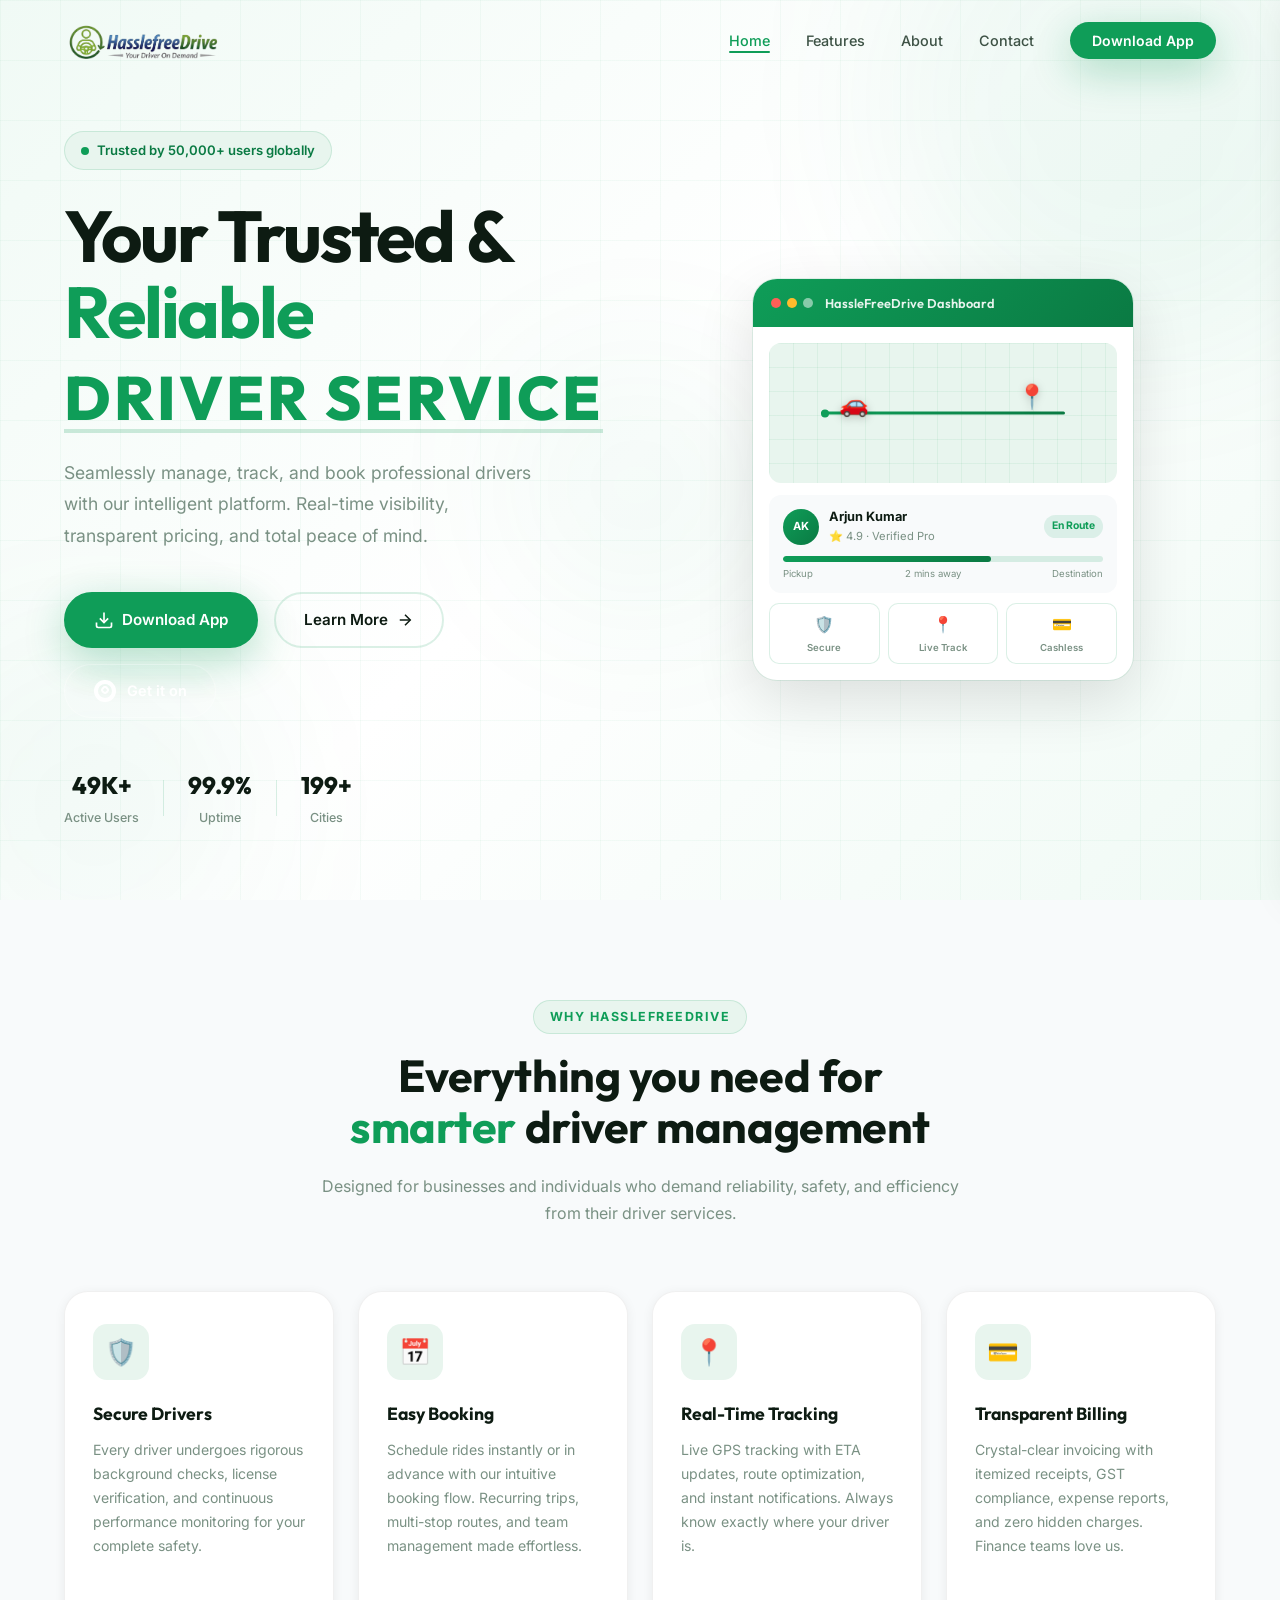
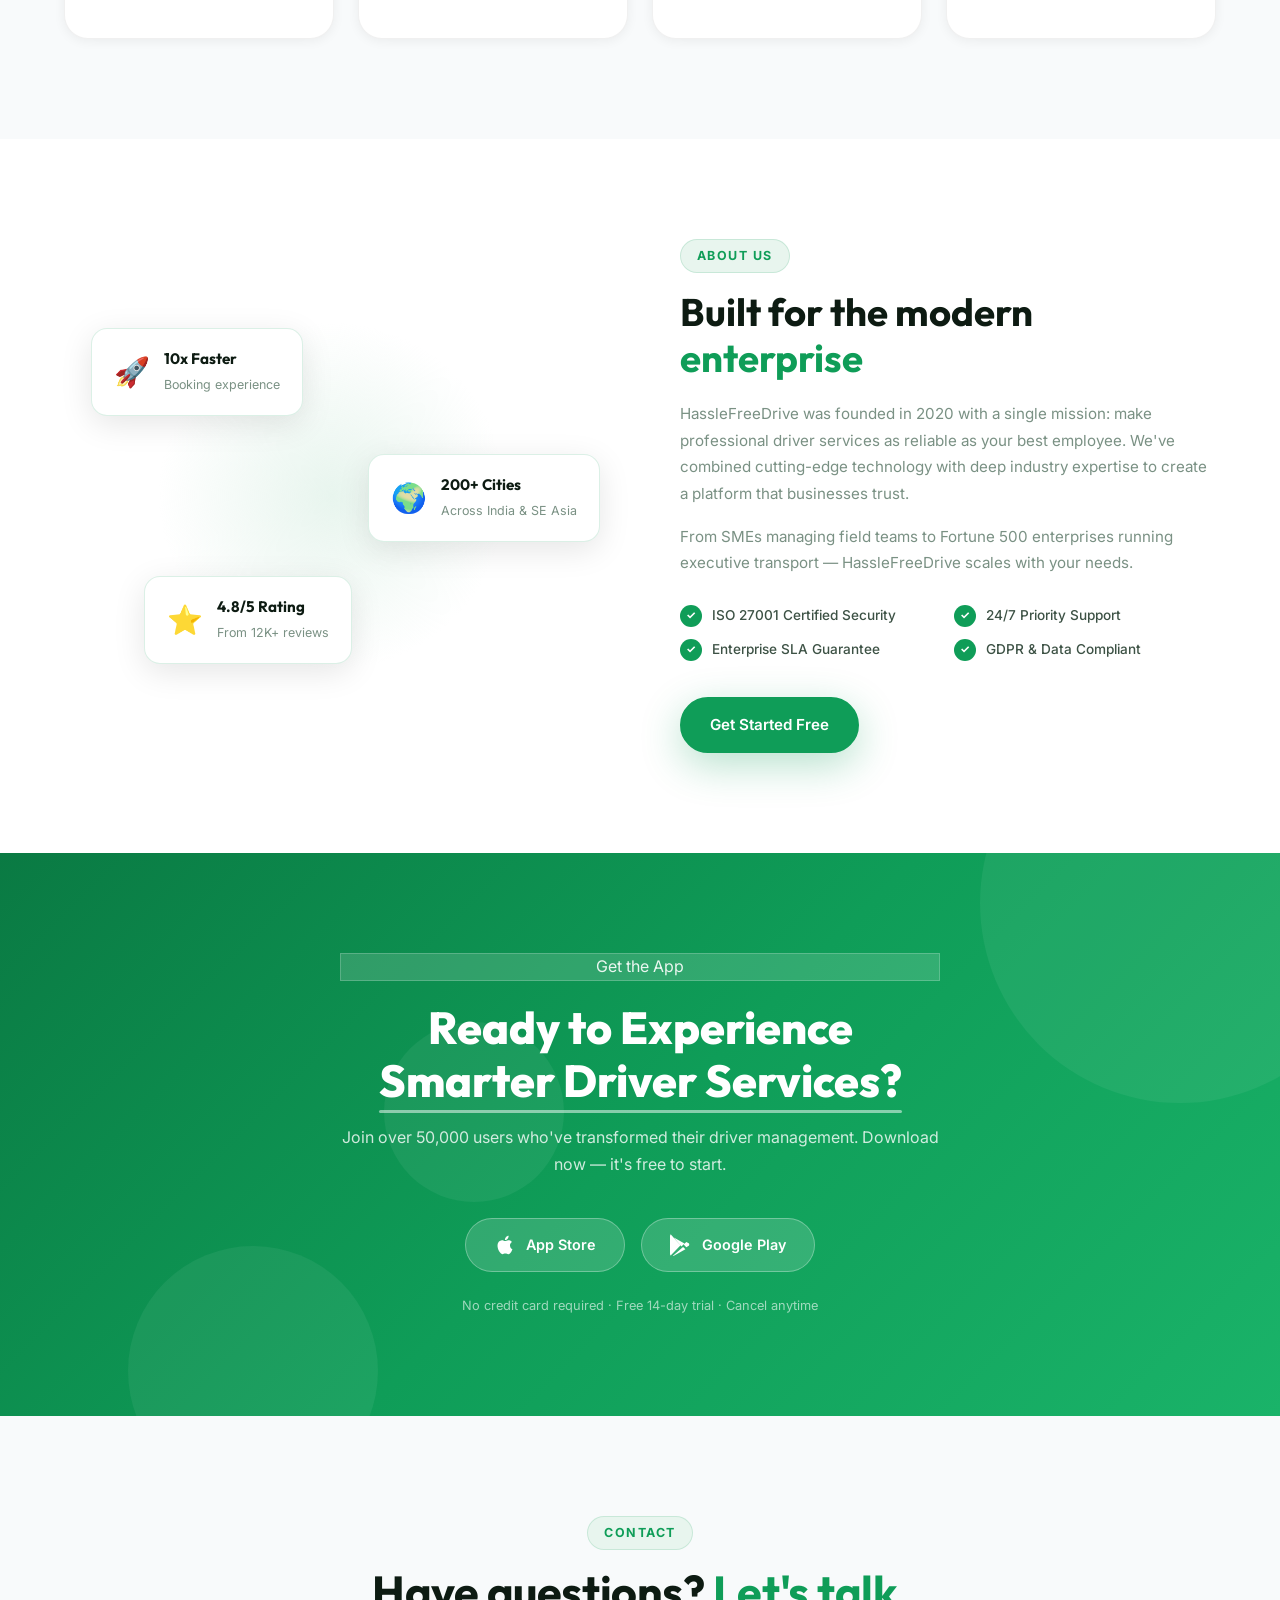
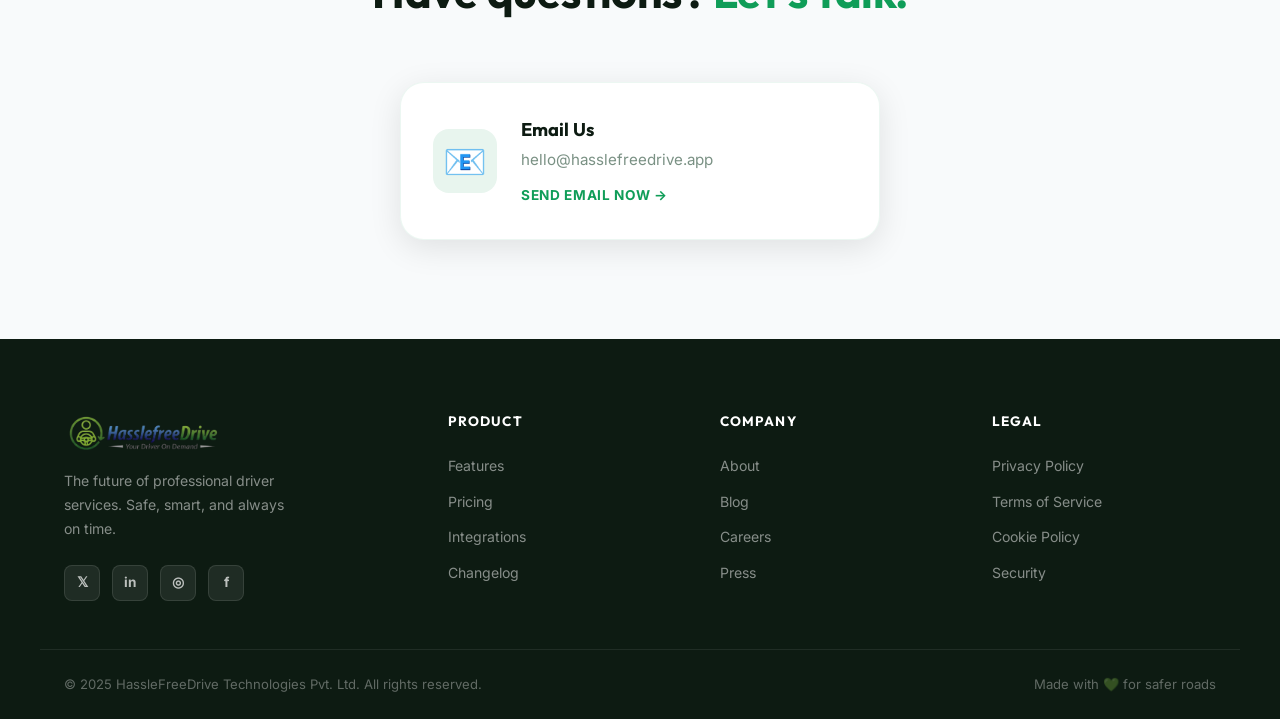
<file: index.html>
<!DOCTYPE html>
<html lang="en">

<head>
  <meta charset="UTF-8" />
  <meta name="viewport" content="width=device-width, initial-scale=1.0" />
  <title>HassleFreeDrive – Smart Driver Service Management</title>
  <link
    href="https://fonts.googleapis.com/css2?family=Outfit:wght@300;400;500;600;700&family=Inter:wght@300;400;500;600&family=Cormorant+Garamond:ital,wght@1,600;1,700&display=swap"
    rel="stylesheet">
  <link rel="stylesheet" href="styles.css" />
</head>

<body>

  <!-- ========== NAVBAR ========== -->
  <nav class="navbar" id="navbar">
    <div class="nav-container">
      <a href="#" class="logo">
        <img src="assests/Hasslelogo.png" alt="HassleFreeDrive logo">
      </a>
      <ul class="nav-links" id="navLinks">
        <li><a href="#home" class="nav-link">Home</a></li>
        <li><a href="#features" class="nav-link">Features</a></li>
        <li><a href="#about" class="nav-link">About</a></li>
        <li><a href="#contact" class="nav-link">Contact</a></li>
        <li><a href="#download" class="nav-cta">Download App</a></li>
      </ul>
      <button class="hamburger" id="hamburger" aria-label="Menu">
        <span></span><span></span><span></span>
      </button>
    </div>
  </nav>

  <!-- Mobile Drawer -->
  <div class="mobile-overlay" id="mobileOverlay"></div>
  <div class="mobile-nav" id="mobileNav">
    <button class="mobile-close" id="mobileClose">✕</button>
    <ul>
      <li><a href="#home" class="mob-link">Home</a></li>
      <li><a href="#features" class="mob-link">Features</a></li>
      <li><a href="#about" class="mob-link">About</a></li>
      <li><a href="#contact" class="mob-link">Contact</a></li>
      <li><a href="#download" class="mob-cta">Download App</a></li>
    </ul>
  </div>

  <!-- ========== HERO ========== -->
  <section class="hero" id="home">
    <!-- Background shapes -->
    <div class="hero-bg">
      <div class="bg-blob blob1"></div>
      <div class="bg-blob blob2"></div>
      <div class="bg-blob blob3"></div>
      <div class="grid-lines"></div>
    </div>

    <div class="hero-container">
      <div class="hero-left reveal-left">
        <div class="hero-badge">
          <span class="badge-dot"></span>
          Trusted by 50,000+ users globally
        </div>
        <h1 class="hero-headline">
          Your Trusted &<br>
          <span class="word-rotator" id="wordRotator">
            <span class="word active">Reliable</span>
            <span class="word">Secure</span>
            <span class="word">Verified</span>
            <span class="word">Professional</span>
            <span class="word">On-Time</span>
          </span><br>
          <span class="accent-font">Driver Service</span>
        </h1>
        <p class="hero-desc">
          Seamlessly manage, track, and book professional drivers with our intelligent platform. Real-time visibility,
          transparent pricing, and total peace of mind.
        </p>
        <div class="hero-ctas">
          <a href="#download" class="btn-primary">
            <svg width="20" height="20" viewBox="0 0 24 24" fill="none" stroke="currentColor" stroke-width="2">
              <path d="M21 15v4a2 2 0 0 1-2 2H5a2 2 0 0 1-2-2v-4" />
              <polyline points="7 10 12 15 17 10" />
              <line x1="12" y1="15" x2="12" y2="3" />
            </svg>
            Download App
          </a>
          <a href="#features" class="btn-outline">
            Learn More
            <svg width="18" height="18" viewBox="0 0 24 24" fill="none" stroke="currentColor" stroke-width="2">
              <line x1="5" y1="12" x2="19" y2="12" />
              <polyline points="12 5 19 12 12 19" />
            </svg>
          </a>
          <a href="#features" class="cta-store-btn">
            <svg width="24" height="24" viewBox="0 0 24 24" fill="none" stroke="currentColor" stroke-width="2">
              <path
                d="M12 2C6.48 2 2 6.48 2 12C2 17.52 6.48 22 12 22C17.52 22 22 17.52 22 12C22 6.48 17.52 2 12 2ZM12 20C7.58 20 4 16.42 4 12C4 7.58 7.58 4 12 4C16.42 4 20 7.58 20 12C20 16.42 16.42 20 12 20Z" />
              <path
                d="M12 14C11.17 14 10.5 13.43 10 12.86C9.5 12.29 9 11.62 9 11C9 10.38 9.5 9.71 10 9.14C10.5 8.57 11.17 8 12 8C12.83 8 13.5 8.57 14 9.14C14.5 9.71 15 10.38 15 11C15 11.62 14.5 12.29 14 12.86C13.5 13.43 12.83 14 12 14Z" />
            </svg>
            Get it on
          </a>
        </div>
        <div class="hero-stats">
          <div class="stat"><strong>50K+</strong><span>Active Users</span></div>
          <div class="stat-divider"></div>
          <div class="stat"><strong>99.9%</strong><span>Uptime</span></div>
          <div class="stat-divider"></div>
          <div class="stat"><strong>200+</strong><span>Cities</span></div>
        </div>
      </div>

      <div class="hero-right reveal-right">
        <div class="mockup-wrapper">
          <div class="glow-ring"></div>
          <div class="app-mockup float-anim">
            <div class="mockup-header">
              <div class="mockup-dots">
                <span></span><span></span><span></span>
              </div>
              <div class="mockup-title">HassleFreeDrive Dashboard</div>
            </div>
            <div class="mockup-body">
              <div class="mockup-map">
                <div class="map-bg"></div>
                <div class="map-route"></div>
                <div class="map-pin driver-pin">🚗</div>
                <div class="map-pin dest-pin pulse-pin">📍</div>
              </div>
              <div class="mockup-card">
                <div class="driver-info">
                  <div class="driver-avatar">AK</div>
                  <div>
                    <div class="driver-name">Arjun Kumar</div>
                    <div class="driver-rating">⭐ 4.9 · Verified Pro</div>
                  </div>
                  <div class="driver-status-badge">En Route</div>
                </div>
                <div class="trip-progress">
                  <div class="progress-bar">
                    <div class="progress-fill"></div>
                  </div>
                  <div class="progress-labels"><span>Pickup</span><span>2 mins away</span><span>Destination</span></div>
                </div>
              </div>
              <div class="mockup-stats-row">
                <div class="mini-stat">
                  <div class="mini-icon green-icon">🛡️</div>
                  <div class="mini-label">Secure</div>
                </div>
                <div class="mini-stat">
                  <div class="mini-icon green-icon">📍</div>
                  <div class="mini-label">Live Track</div>
                </div>
                <div class="mini-stat">
                  <div class="mini-icon green-icon">💳</div>
                  <div class="mini-label">Cashless</div>
                </div>
              </div>
            </div>
          </div>
        </div>
      </div>
    </div>
  </section>

  <!-- ========== FEATURES ========== -->
  <section class="features" id="features">
    <div class="section-container">
      <div class="section-header reveal-up">
        <div class="section-tag">Why HassleFreeDrive</div>
        <h2>Everything you need for <span class="text-green">smarter</span> driver management</h2>
        <p>Designed for businesses and individuals who demand reliability, safety, and efficiency from their driver
          services.</p>
      </div>

      <div class="features-grid">
        <div class="feature-card reveal-up" style="--delay:0.1s">
          <div class="card-icon-wrap">
            <div class="card-icon">🛡️</div>
          </div>
          <h3>Secure Drivers</h3>
          <p>Every driver undergoes rigorous background checks, license verification, and continuous performance
            monitoring for your complete safety.</p>
          <div class="card-arrow">→</div>
        </div>

        <div class="feature-card reveal-up" style="--delay:0.2s">
          <div class="card-icon-wrap">
            <div class="card-icon">📅</div>
          </div>
          <h3>Easy Booking</h3>
          <p>Schedule rides instantly or in advance with our intuitive booking flow. Recurring trips, multi-stop routes,
            and team management made effortless.</p>
          <div class="card-arrow">→</div>
        </div>

        <div class="feature-card reveal-up" style="--delay:0.3s">
          <div class="card-icon-wrap">
            <div class="card-icon">📍</div>
          </div>
          <h3>Real-Time Tracking</h3>
          <p>Live GPS tracking with ETA updates, route optimization, and instant notifications. Always know exactly
            where your driver is.</p>
          <div class="card-arrow">→</div>
        </div>

        <div class="feature-card reveal-up" style="--delay:0.4s">
          <div class="card-icon-wrap">
            <div class="card-icon">💳</div>
          </div>
          <h3>Transparent Billing</h3>
          <p>Crystal-clear invoicing with itemized receipts, GST compliance, expense reports, and zero hidden charges.
            Finance teams love us.</p>
          <div class="card-arrow">→</div>
        </div>
      </div>
    </div>
  </section>

  <!-- ========== ABOUT ========== -->
  <section class="about" id="about">
    <div class="section-container">
      <div class="about-grid">
        <div class="about-visual reveal-left">
          <div class="about-img-wrap">
            <div class="about-blob"></div>
            <div class="about-card-stack">
              <div class="abt-card ac1">
                <div class="abt-icon">🚀</div>
                <div class="abt-text">
                  <strong>10x Faster</strong>
                  <span>Booking experience</span>
                </div>
              </div>
              <div class="abt-card ac2">
                <div class="abt-icon">🌍</div>
                <div class="abt-text">
                  <strong>200+ Cities</strong>
                  <span>Across India & SE Asia</span>
                </div>
              </div>
              <div class="abt-card ac3">
                <div class="abt-icon">⭐</div>
                <div class="abt-text">
                  <strong>4.8/5 Rating</strong>
                  <span>From 12K+ reviews</span>
                </div>
              </div>
            </div>
          </div>
        </div>
        <div class="about-content reveal-right">
          <div class="section-tag">About Us</div>
          <h2>Built for the modern <span class="text-green">enterprise</span></h2>
          <p>HassleFreeDrive was founded in 2020 with a single mission: make professional driver services as reliable as
            your
            best employee. We've combined cutting-edge technology with deep industry expertise to create a platform that
            businesses trust.</p>
          <p>From SMEs managing field teams to Fortune 500 enterprises running executive transport — HassleFreeDrive
            scales
            with your needs.</p>
          <div class="about-pillars">
            <div class="pillar">
              <div class="pillar-icon">✓</div>
              <span>ISO 27001 Certified Security</span>
            </div>
            <div class="pillar">
              <div class="pillar-icon">✓</div>
              <span>24/7 Priority Support</span>
            </div>
            <div class="pillar">
              <div class="pillar-icon">✓</div>
              <span>Enterprise SLA Guarantee</span>
            </div>
            <div class="pillar">
              <div class="pillar-icon">✓</div>
              <span>GDPR & Data Compliant</span>
            </div>
          </div>
          <a href="#download" class="btn-primary">Get Started Free</a>
        </div>
      </div>
    </div>
  </section>

  <!-- ========== CTA ========== -->
  <section class="cta-section" id="download">
    <div class="cta-shapes">
      <div class="cta-shape s1"></div>
      <div class="cta-shape s2"></div>
      <div class="cta-shape s3"></div>
    </div>
    <div class="section-container">
      <div class="cta-content reveal-up">
        <div class="cta-tag">Get the App</div>
        <h2>Ready to Experience <span class="cta-highlight">Smarter Driver Services?</span></h2>
        <p>Join over 50,000 users who've transformed their driver management. Download now — it's free to start.</p>
        <div class="cta-buttons">
          <a href="#" class="cta-store-btn">
            <svg width="22" height="22" viewBox="0 0 24 24" fill="currentColor">
              <path
                d="M18.71 19.5c-.83 1.24-1.71 2.45-3.05 2.47-1.34.03-1.77-.79-3.29-.79-1.53 0-2 .77-3.27.82-1.31.05-2.3-1.32-3.14-2.53C4.25 17 2.94 12.45 4.7 9.39c.87-1.52 2.43-2.48 4.12-2.51 1.28-.02 2.5.87 3.29.87.78 0 2.26-1.07 3.8-.91.65.03 2.47.26 3.64 1.98-.09.06-2.17 1.28-2.15 3.81.03 3.02 2.65 4.03 2.68 4.04-.03.07-.42 1.44-1.38 2.83M13 3.5c.73-.83 1.94-1.46 2.94-1.5.13 1.17-.34 2.35-1.04 3.19-.69.85-1.83 1.51-2.95 1.42-.15-1.15.41-2.35 1.05-3.11z" />
            </svg>
            App Store
          </a>
          <a href="#" class="cta-store-btn">
            <svg width="22" height="22" viewBox="0 0 24 24" fill="currentColor">
              <path
                d="M3.18 23.76c.35.2.74.24 1.12.1l12.5-7.21-2.54-2.54-11.08 9.65zM20.44 10.2L17.76 8.7 14.92 11.5l2.88 2.88 2.66-1.5c.76-.47.76-2.2-.02-2.68zM.63.49C.24.84 0 1.46 0 2.3v19.38c0 .84.24 1.46.63 1.81l.1.1L11.26 12.5v-.26L.73.39l-.1.1zM12.5 13.73l3.28-3.28-11.6-6.7 8.32 10z" />
            </svg>
            Google Play
          </a>
        </div>
        <div class="cta-note">No credit card required · Free 14-day trial · Cancel anytime</div>
      </div>
    </div>
  </section>

  <!-- ========== CONTACT ========== -->
  <section class="contact-section" id="contact">
    <div class="section-container">
      <div class="section-header reveal-up">
        <div class="section-tag">Contact</div>
        <h2>Have questions? <span class="text-green">Let's talk.</span></h2>
      </div>
      <div class="contact-email-wrapper reveal-up" style="--delay:0.2s">
        <a href="mailto:hello@hasslefreedrive.app" class="contact-email-card">
          <div class="contact-icon-box">📧</div>
          <div class="contact-info">
            <h4>Email Us</h4>
            <p class="email-address">hello@hasslefreedrive.app</p>
            <span class="contact-cta-link">Send Email Now →</span>
          </div>
        </a>
      </div>
    </div>
  </section>

  <!-- ========== FOOTER ========== -->
  <footer class="footer">
    <div class="footer-container">
      <div class="footer-brand">
        <a href="#" class="logo logo-white">
          <img src="assests/Hasslelogo.png" alt="HassleFreeDrive logo">
        </a>
        <p>The future of professional driver services. Safe, smart, and always on time.</p>
        <div class="social-icons">
          <a href="#" class="social-icon" aria-label="Twitter">𝕏</a>
          <a href="#" class="social-icon" aria-label="LinkedIn">in</a>
          <a href="#" class="social-icon" aria-label="Instagram">◎</a>
          <a href="#" class="social-icon" aria-label="Facebook">f</a>
        </div>
      </div>
      <div class="footer-links">
        <div class="footer-col">
          <h5>Product</h5>
          <ul>
            <li><a href="#">Features</a></li>
            <li><a href="#">Pricing</a></li>
            <li><a href="#">Integrations</a></li>
            <li><a href="#">Changelog</a></li>
          </ul>
        </div>
        <div class="footer-col">
          <h5>Company</h5>
          <ul>
            <li><a href="#">About</a></li>
            <li><a href="#">Blog</a></li>
            <li><a href="#">Careers</a></li>
            <li><a href="#">Press</a></li>
          </ul>
        </div>
        <div class="footer-col">
          <h5>Legal</h5>
          <ul>
            <li><a href="privacy-policy.html">Privacy Policy</a></li>
            <li><a href="#">Terms of Service</a></li>
            <li><a href="#">Cookie Policy</a></li>
            <li><a href="#">Security</a></li>
          </ul>
        </div>
      </div>
    </div>
    <div class="footer-bottom">
      <p>© 2025 HassleFreeDrive Technologies Pvt. Ltd. All rights reserved.</p>
      <p>Made with 💚 for safer roads</p>
    </div>
  </footer>

  <script src="script.js"></script>
</body>

</html>
</file>
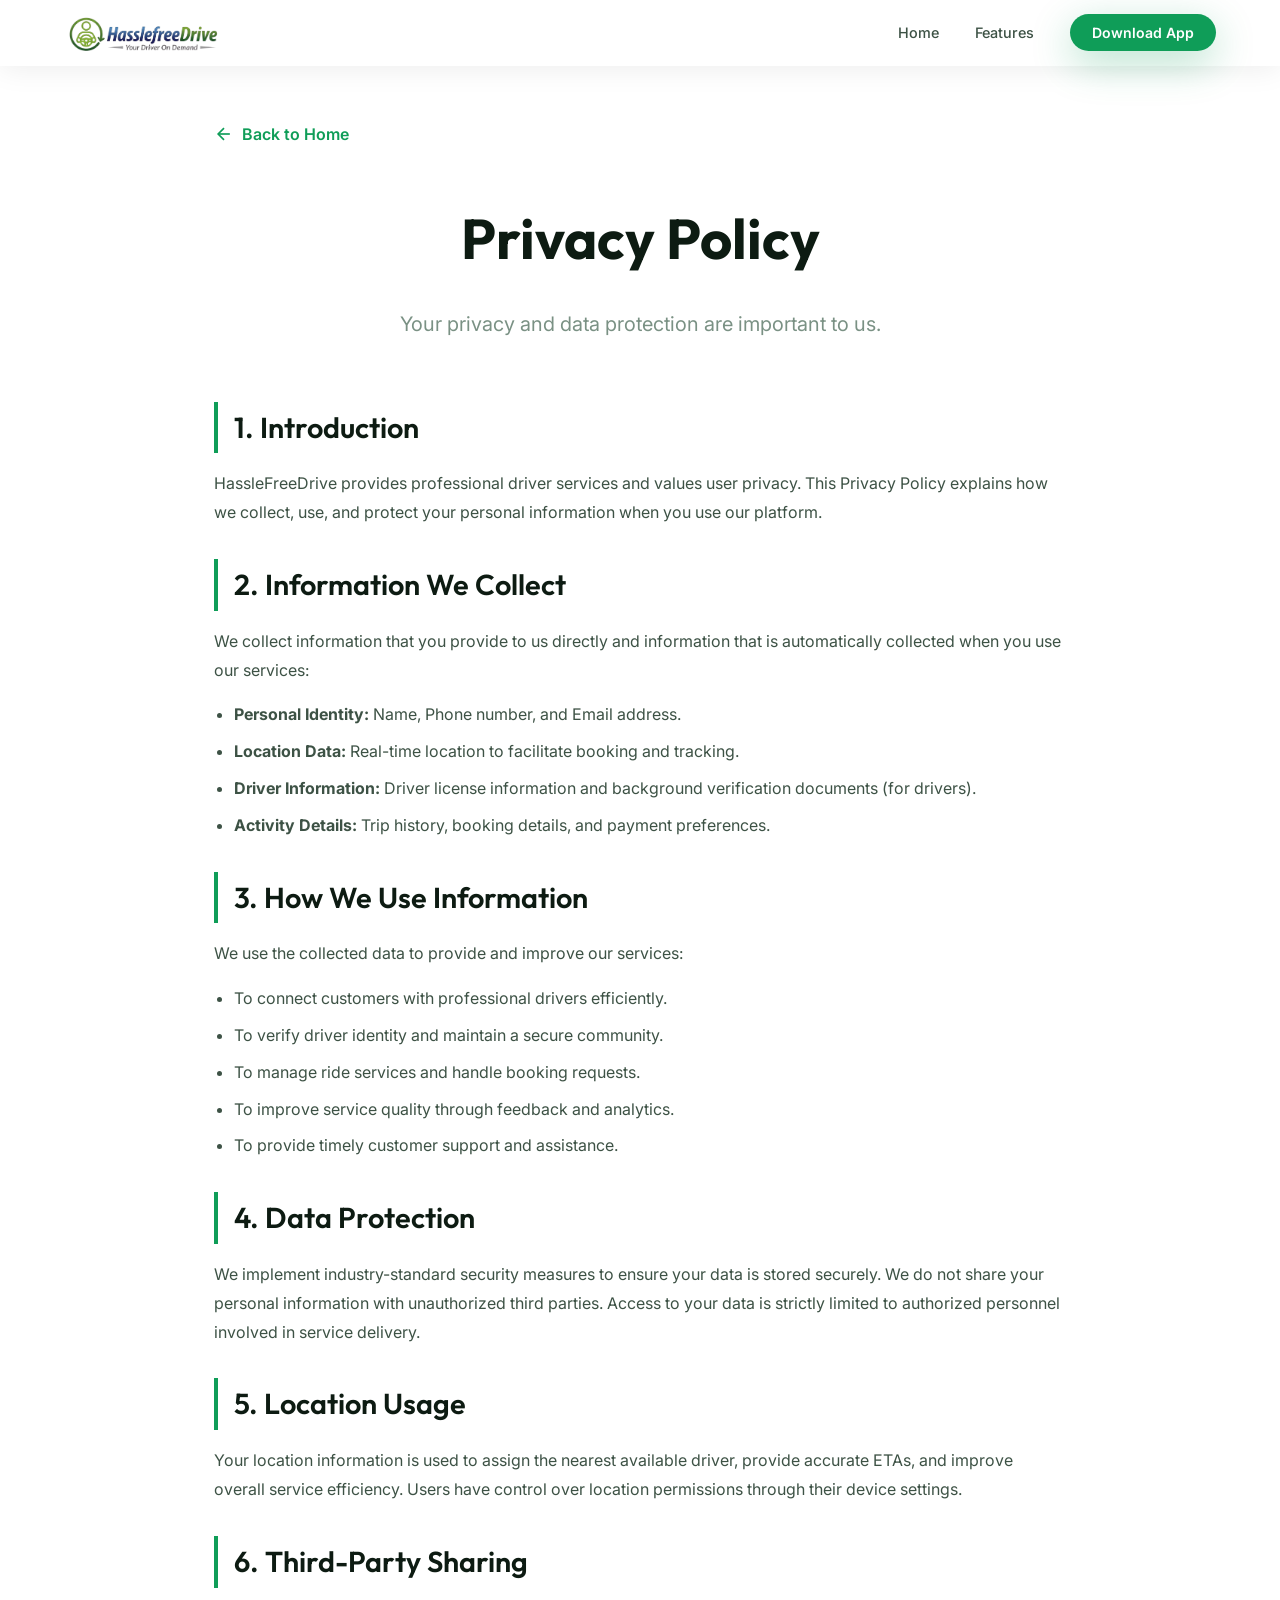
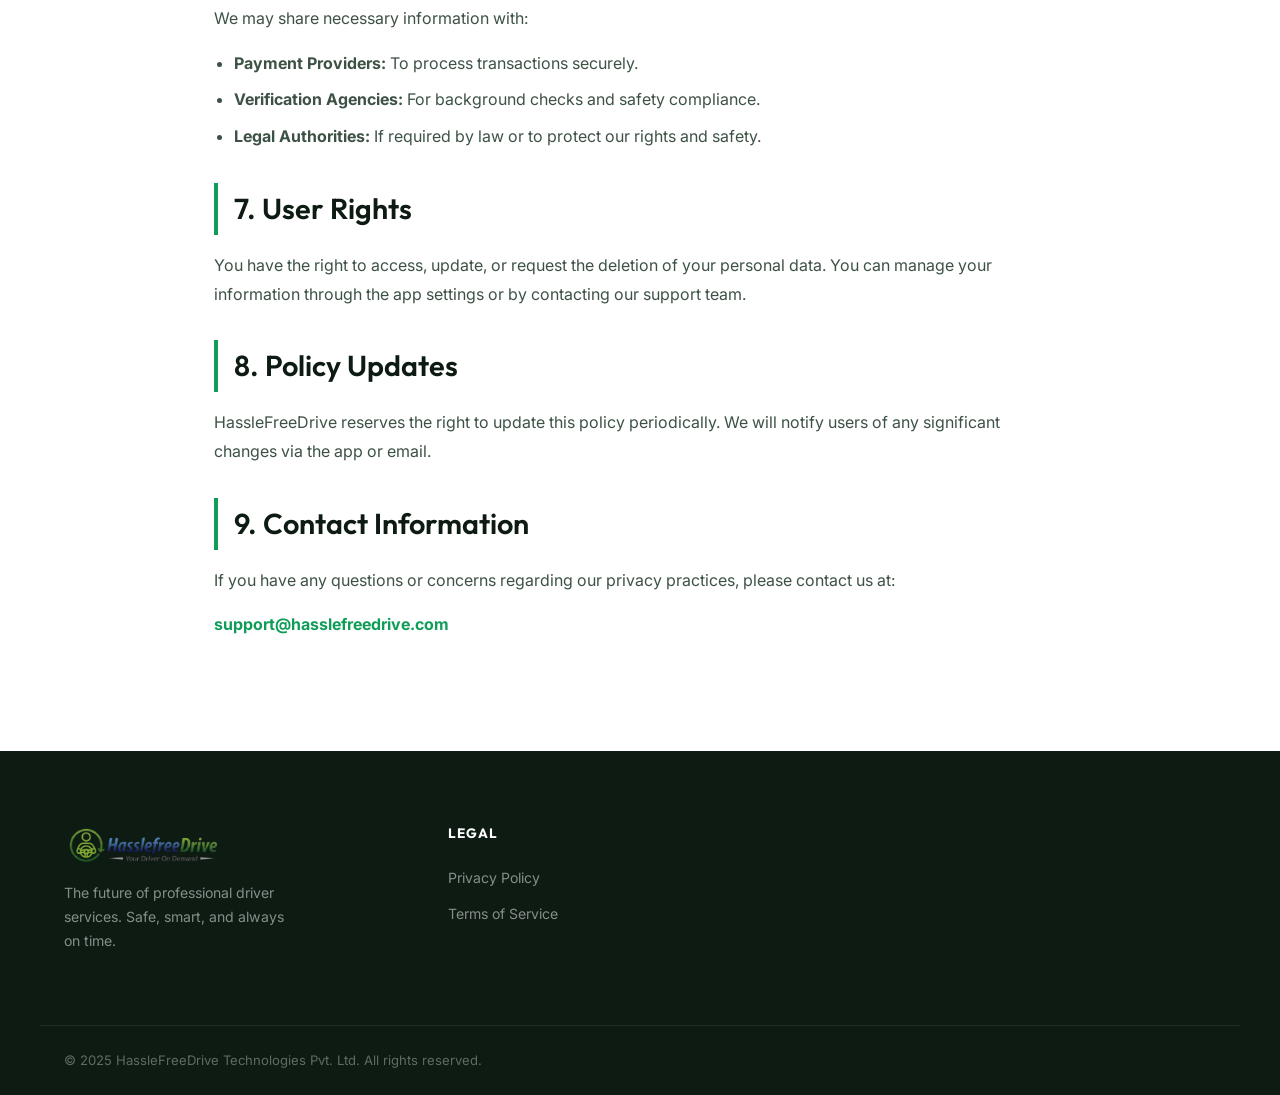
<file: privacy-policy.html>
<!DOCTYPE html>
<html lang="en">

<head>
    <meta charset="UTF-8" />
    <meta name="viewport" content="width=device-width, initial-scale=1.0" />
    <title>Privacy Policy | HassleFreeDrive</title>
    <link
        href="https://fonts.googleapis.com/css2?family=Outfit:wght@300;400;500;600;700&family=Inter:wght@300;400;500;600&display=swap"
        rel="stylesheet">
    <link rel="stylesheet" href="styles.css" />
    <style>
        .policy-page {
            padding: 120px 0 80px;
            background: var(--white);
            color: var(--text-dark);
            font-family: var(--font-body);
            line-height: 1.8;
        }

        .policy-container {
            max-width: 900px;
            margin: 0 auto;
            padding: 0 24px;
        }

        .policy-header {
            text-align: center;
            margin-bottom: 60px;
        }

        .policy-header h1 {
            font-family: var(--font-display);
            font-size: clamp(2.5rem, 5vw, 3.5rem);
            font-weight: 700;
            margin-bottom: 16px;
            color: var(--text-dark);
        }

        .policy-header p {
            font-size: 1.25rem;
            color: var(--text-light);
            max-width: 600px;
            margin: 0 auto;
        }

        .policy-content section {
            margin-bottom: 32px;
        }

        .policy-content h2 {
            font-family: var(--font-display);
            font-size: 1.8rem;
            font-weight: 600;
            margin-bottom: 16px;
            color: var(--text-dark);
            border-left: 4px solid var(--green);
            padding-left: 16px;
        }

        .policy-content p,
        .policy-content ul {
            margin-bottom: 16px;
            color: var(--text-mid);
        }

        .policy-content ul {
            padding-left: 20px;
            list-style: disc;
        }

        .policy-content li {
            margin-bottom: 8px;
        }

        .back-link {
            display: inline-flex;
            align-items: center;
            gap: 8px;
            color: var(--green);
            font-weight: 600;
            margin-bottom: 40px;
            transition: transform 0.3s ease;
        }

        .back-link:hover {
            transform: translateX(-5px);
        }

        @media (max-width: 768px) {
            .policy-page {
                padding: 100px 0 60px;
            }

            .policy-container {
                padding: 0 16px;
            }
        }
    </style>
</head>

<body>
    <!-- ========== NAVBAR ========== -->
    <nav class="navbar scrolled">
        <div class="nav-container">
            <a href="index.html" class="logo">
                <img src="assests/Hasslelogo.png" alt="HassleFreeDrive logo">
            </a>
            <ul class="nav-links">
                <li><a href="index.html#home" class="nav-link">Home</a></li>
                <li><a href="index.html#features" class="nav-link">Features</a></li>
                <li><a href="index.html#download" class="nav-cta">Download App</a></li>
            </ul>
        </div>
    </nav>

    <main class="policy-page">
        <div class="policy-container">
            <a href="index.html" class="back-link">
                <svg width="20" height="20" viewBox="0 0 24 24" fill="none" stroke="currentColor" stroke-width="2">
                    <line x1="19" y1="12" x2="5" y2="12"></line>
                    <polyline points="12 19 5 12 12 5"></polyline>
                </svg>
                Back to Home
            </a>

            <div class="policy-header">
                <h1>Privacy Policy</h1>
                <p>Your privacy and data protection are important to us.</p>
            </div>

            <article class="policy-content">
                <section>
                    <h2>1. Introduction</h2>
                    <p>HassleFreeDrive provides professional driver services and values user privacy. This Privacy
                        Policy explains how we collect, use, and protect your personal information when you use our
                        platform.</p>
                </section>

                <section>
                    <h2>2. Information We Collect</h2>
                    <p>We collect information that you provide to us directly and information that is automatically
                        collected when you use our services:</p>
                    <ul>
                        <li><strong>Personal Identity:</strong> Name, Phone number, and Email address.</li>
                        <li><strong>Location Data:</strong> Real-time location to facilitate booking and tracking.</li>
                        <li><strong>Driver Information:</strong> Driver license information and background verification
                            documents (for drivers).</li>
                        <li><strong>Activity Details:</strong> Trip history, booking details, and payment preferences.
                        </li>
                    </ul>
                </section>

                <section>
                    <h2>3. How We Use Information</h2>
                    <p>We use the collected data to provide and improve our services:</p>
                    <ul>
                        <li>To connect customers with professional drivers efficiently.</li>
                        <li>To verify driver identity and maintain a secure community.</li>
                        <li>To manage ride services and handle booking requests.</li>
                        <li>To improve service quality through feedback and analytics.</li>
                        <li>To provide timely customer support and assistance.</li>
                    </ul>
                </section>

                <section>
                    <h2>4. Data Protection</h2>
                    <p>We implement industry-standard security measures to ensure your data is stored securely. We do
                        not share your personal information with unauthorized third parties. Access to your data is
                        strictly limited to authorized personnel involved in service delivery.</p>
                </section>

                <section>
                    <h2>5. Location Usage</h2>
                    <p>Your location information is used to assign the nearest available driver, provide accurate ETAs,
                        and improve overall service efficiency. Users have control over location permissions through
                        their device settings.</p>
                </section>

                <section>
                    <h2>6. Third-Party Sharing</h2>
                    <p>We may share necessary information with:</p>
                    <ul>
                        <li><strong>Payment Providers:</strong> To process transactions securely.</li>
                        <li><strong>Verification Agencies:</strong> For background checks and safety compliance.</li>
                        <li><strong>Legal Authorities:</strong> If required by law or to protect our rights and safety.
                        </li>
                    </ul>
                </section>

                <section>
                    <h2>7. User Rights</h2>
                    <p>You have the right to access, update, or request the deletion of your personal data. You can
                        manage your information through the app settings or by contacting our support team.</p>
                </section>

                <section>
                    <h2>8. Policy Updates</h2>
                    <p>HassleFreeDrive reserves the right to update this policy periodically. We will notify users of
                        any significant changes via the app or email.</p>
                </section>

                <section>
                    <h2>9. Contact Information</h2>
                    <p>If you have any questions or concerns regarding our privacy practices, please contact us at:</p>
                    <p><strong><a href="mailto:support@hasslefreedrive.com"
                                class="text-green">support@hasslefreedrive.com</a></strong></p>
                </section>
            </article>
        </div>
    </main>

    <!-- ========== FOOTER ========== -->
    <footer class="footer">
        <div class="footer-container">
            <div class="footer-brand">
                <a href="index.html" class="logo logo-white">
                    <img src="assests/Hasslelogo.png" alt="HassleFreeDrive logo">
                </a>
                <p>The future of professional driver services. Safe, smart, and always on time.</p>
            </div>
            <div class="footer-links">
                <div class="footer-col">
                    <h5>Legal</h5>
                    <ul>
                        <li><a href="privacy-policy.html">Privacy Policy</a></li>
                        <li><a href="#">Terms of Service</a></li>
                    </ul>
                </div>
            </div>
        </div>
        <div class="footer-bottom">
            <p>© 2025 HassleFreeDrive Technologies Pvt. Ltd. All rights reserved.</p>
        </div>
    </footer>

</body>

</html>
</file>
<file: styles.css>
/* ========================================
   HassleFreeDrive – Landing Page Styles
   White + Green | Premium SaaS
   ======================================== */

/* ── Reset & Variables ── */
*,
*::before,
*::after {
  box-sizing: border-box;
  margin: 0;
  padding: 0;
}

:root {
  --green: #0F9D58;
  --green-light: #12B363;
  --green-dark: #0A7A43;
  --green-pale: #E8F5EE;
  --green-glow: rgba(15, 157, 88, 0.15);
  --white: #FFFFFF;
  --off-white: #F8FAFB;
  --text-dark: #0D1B12;
  --text-mid: #3D5245;
  --text-light: #7A9184;
  --border: rgba(15, 157, 88, 0.15);
  --shadow-sm: 0 2px 12px rgba(0, 0, 0, 0.06);
  --shadow-md: 0 8px 32px rgba(0, 0, 0, 0.10);
  --shadow-lg: 0 20px 60px rgba(0, 0, 0, 0.12);
  --shadow-green: 0 12px 40px rgba(15, 157, 88, 0.3);
  --font-display: 'Outfit', sans-serif;
  --font-body: 'Inter', sans-serif;
  --font-accent: 'Cormorant Garamond', serif;
  --r: 16px;
  --r-lg: 24px;
}

html {
  scroll-behavior: smooth;
  font-size: 16px;
  overflow-x: hidden;
  width: 100%;
}

body {
  font-family: var(--font-body);
  background: var(--white);
  color: var(--text-dark);
  overflow-x: hidden;
  width: 100%;
  position: relative;
  line-height: 1.6;
}

a {
  text-decoration: none;
  color: inherit;
}

ul {
  list-style: none;
}

img {
  max-width: 100%;
  display: block;
}

/* ── Utility ── */
.text-green {
  color: var(--green);
}

.section-container {
  max-width: 1200px;
  margin: 0 auto;
  padding: 0 24px;
}

.section-header {
  text-align: center;
  max-width: 640px;
  margin: 0 auto 64px;
}

.section-tag {
  display: inline-block;
  background: var(--green-pale);
  color: var(--green);
  font-size: 0.78rem;
  font-weight: 700;
  letter-spacing: 0.12em;
  text-transform: uppercase;
  padding: 6px 16px;
  border-radius: 50px;
  margin-bottom: 16px;
  border: 1px solid var(--border);
}

.section-header h2 {
  font-family: var(--font-display);
  font-size: clamp(2rem, 4vw, 2.8rem);
  font-weight: 700;
  line-height: 1.15;
  color: var(--text-dark);
  margin-bottom: 20px;
  letter-spacing: -0.01em;
}

.section-header p {
  color: var(--text-light);
  font-size: 1rem;
  line-height: 1.7;
}

/* ── Buttons ── */
.btn-primary {
  display: inline-flex;
  align-items: center;
  gap: 8px;
  background: var(--green);
  color: var(--white);
  font-family: var(--font-body);
  font-size: 0.95rem;
  font-weight: 600;
  padding: 14px 28px;
  border-radius: 50px;
  border: 2px solid var(--green);
  cursor: pointer;
  transition: all 0.3s ease;
  box-shadow: var(--shadow-green);
  white-space: nowrap;
}

.btn-primary:hover {
  transform: translateY(-3px);
  box-shadow: 0 16px 48px rgba(15, 157, 88, 0.45);
  background: var(--green-light);
}

.btn-outline {
  display: inline-flex;
  align-items: center;
  gap: 8px;
  background: transparent;
  color: var(--text-dark);
  font-family: var(--font-body);
  font-size: 0.95rem;
  font-weight: 600;
  padding: 14px 28px;
  border-radius: 50px;
  border: 2px solid var(--border);
  cursor: pointer;
  transition: all 0.3s ease;
  white-space: nowrap;
}

.btn-outline:hover {
  border-color: var(--green);
  color: var(--green);
  transform: translateY(-3px);
  background: var(--green-pale);
}

/* ========================================
   NAVBAR
   ======================================== */
.navbar {
  position: fixed;
  top: 0;
  left: 0;
  right: 0;
  z-index: 1000;
  padding: 20px 0;
  transition: all 0.4s ease;
}

.navbar.scrolled {
  background: rgba(255, 255, 255, 0.95);
  backdrop-filter: blur(20px);
  -webkit-backdrop-filter: blur(20px);
  padding: 12px 0;
  box-shadow: 0 2px 30px rgba(0, 0, 0, 0.08);
}

.nav-container {
  max-width: 1200px;
  margin: 0 auto;
  padding: 0 24px;
  display: flex;
  align-items: center;
  justify-content: space-between;
}

.logo {
  font-family: var(--font-display);
  font-size: 1.4rem;
  font-weight: 800;
  color: var(--text-dark);
  display: flex;
  align-items: center;
  gap: 6px;
}

.logo img {
  height: 42px;
  width: auto;
  display: block;
}

.logo span {
  color: var(--green);
}

.logo-icon {
  font-size: 1.6rem;
  color: var(--green);
}

.logo.logo-white {
  color: var(--white);
}

.logo.logo-white span {
  color: rgba(255, 255, 255, 0.8);
}

.nav-links {
  display: flex;
  align-items: center;
  gap: 36px;
}

.nav-link {
  font-size: 0.9rem;
  font-weight: 500;
  color: var(--text-mid);
  position: relative;
  padding: 4px 0;
  transition: color 0.3s;
}

.nav-link::after {
  content: '';
  position: absolute;
  bottom: 0;
  left: 0;
  width: 0;
  height: 2px;
  background: var(--green);
  border-radius: 2px;
  transition: width 0.3s ease;
}

.nav-link:hover {
  color: var(--green);
}

.nav-link:hover::after {
  width: 100%;
}

.nav-cta {
  background: var(--green);
  color: var(--white);
  font-size: 0.88rem;
  font-weight: 600;
  padding: 10px 22px;
  border-radius: 50px;
  transition: all 0.3s ease;
  box-shadow: var(--shadow-green);
}

.nav-cta:hover {
  transform: translateY(-2px);
  box-shadow: 0 12px 32px rgba(15, 157, 88, 0.4);
  background: var(--green-light);
}

.hamburger {
  display: none;
  flex-direction: column;
  gap: 5px;
  background: none;
  border: none;
  cursor: pointer;
  padding: 4px;
}

.hamburger span {
  display: block;
  width: 24px;
  height: 2px;
  background: var(--text-dark);
  border-radius: 2px;
  transition: all 0.3s ease;
}

/* Mobile Nav */
.mobile-overlay {
  display: none;
  position: fixed;
  inset: 0;
  background: rgba(0, 0, 0, 0.4);
  z-index: 1001;
  backdrop-filter: blur(4px);
}

.mobile-overlay.active {
  display: block;
}

.mobile-nav {
  position: fixed;
  top: 0;
  right: -300px;
  width: 280px;
  height: 100vh;
  background: var(--white);
  z-index: 1002;
  padding: 32px 24px;
  transition: right 0.4s cubic-bezier(0.4, 0, 0.2, 1);
  box-shadow: -8px 0 40px rgba(0, 0, 0, 0.1);
}

.mobile-nav.active {
  right: 0;
}

.mobile-close {
  background: none;
  border: none;
  font-size: 1.2rem;
  cursor: pointer;
  color: var(--text-mid);
  margin-bottom: 40px;
  display: block;
  transition: color 0.2s;
}

.mobile-close:hover {
  color: var(--green);
}

.mobile-nav ul {
  display: flex;
  flex-direction: column;
  gap: 8px;
}

.mob-link {
  display: block;
  font-size: 1rem;
  font-weight: 500;
  color: var(--text-mid);
  padding: 12px 16px;
  border-radius: 10px;
  transition: all 0.2s;
}

.mob-link:hover {
  background: var(--green-pale);
  color: var(--green);
}

.mob-cta {
  display: block;
  background: var(--green);
  color: var(--white);
  font-size: 0.95rem;
  font-weight: 600;
  padding: 14px 16px;
  border-radius: 50px;
  text-align: center;
  margin-top: 16px;
  transition: all 0.3s;
  box-shadow: var(--shadow-green);
}

.mob-cta:hover {
  transform: translateY(-2px);
}

/* ========================================
   HERO
   ======================================== */
.hero {
  min-height: 100vh;
  min-height: 100dvh;
  display: flex;
  flex-direction: column;
  justify-content: center;
  position: relative;
  overflow: hidden;
  background: linear-gradient(135deg, #F0FAF5 0%, #FFFFFF 50%, #F0FAF5 100%);
  padding: 120px 0 60px;
}

.hero-bg {
  position: absolute;
  inset: 0;
  pointer-events: none;
  overflow: hidden;
}

.bg-blob {
  position: absolute;
  border-radius: 50%;
  filter: blur(80px);
  opacity: 0.5;
  animation: blobFloat 8s ease-in-out infinite;
}

.blob1 {
  width: 500px;
  height: 500px;
  background: rgba(15, 157, 88, 0.12);
  top: -150px;
  right: -100px;
  animation-delay: 0s;
}

.blob2 {
  width: 350px;
  height: 350px;
  background: rgba(15, 157, 88, 0.08);
  bottom: -80px;
  left: -80px;
  animation-delay: -3s;
}

.blob3 {
  width: 250px;
  height: 250px;
  background: rgba(15, 157, 88, 0.1);
  top: 40%;
  left: 40%;
  animation-delay: -5s;
}

@keyframes blobFloat {

  0%,
  100% {
    transform: translate(0, 0) scale(1);
  }

  33% {
    transform: translate(20px, -20px) scale(1.05);
  }

  66% {
    transform: translate(-10px, 15px) scale(0.95);
  }
}

.grid-lines {
  position: absolute;
  inset: 0;
  background-image:
    linear-gradient(rgba(15, 157, 88, 0.04) 1px, transparent 1px),
    linear-gradient(90deg, rgba(15, 157, 88, 0.04) 1px, transparent 1px);
  background-size: 60px 60px;
}

.hero-container {
  max-width: 1200px;
  margin: 0 auto;
  padding: 0 24px;
  display: grid;
  grid-template-columns: 1fr 1fr;
  gap: 60px;
  align-items: center;
  position: relative;
  z-index: 2;
}

/* Hero Left */
.hero-badge {
  display: inline-flex;
  align-items: center;
  gap: 8px;
  background: var(--green-pale);
  border: 1px solid var(--border);
  color: var(--green-dark);
  font-size: 0.82rem;
  font-weight: 600;
  padding: 8px 16px;
  border-radius: 50px;
  margin-bottom: 28px;
}

.badge-dot {
  width: 8px;
  height: 8px;
  background: var(--green);
  border-radius: 50%;
  animation: pulse 2s ease infinite;
}

@keyframes pulse {

  0%,
  100% {
    opacity: 1;
    transform: scale(1);
  }

  50% {
    opacity: 0.6;
    transform: scale(1.3);
  }
}

.hero-headline {
  font-family: var(--font-display);
  font-size: clamp(2.8rem, 6vw, 4.5rem);
  font-weight: 700;
  line-height: 1.05;
  color: var(--text-dark);
  margin-bottom: 24px;
  letter-spacing: -0.03em;
}

.accent-font {
  font-family: var(--font-display);
  font-weight: 800;
  color: var(--green);
  text-transform: uppercase;
  letter-spacing: 0.05em;
  font-size: 0.85em;
  display: inline-block;
  margin-top: 8px;
  position: relative;
  padding-bottom: 2px;
}

.accent-font::after {
  content: '';
  position: absolute;
  bottom: 0;
  left: 0;
  width: 100%;
  height: 4px;
  background: var(--green);
  opacity: 0.2;
}

/* Word Rotator */
.word-rotator {
  display: inline-block;
  position: relative;
  height: 1.15em;
  overflow: hidden;
  vertical-align: bottom;
}

.word-rotator .word {
  display: block;
  color: var(--green);
  position: absolute;
  top: 0;
  left: 0;
  white-space: nowrap;
  opacity: 0;
  transform: translateY(40px);
  transition: opacity 0.5s ease, transform 0.5s ease;
}

.word-rotator .word.active {
  opacity: 1;
  transform: translateY(0);
  position: relative;
}

.word-rotator .word.exit {
  opacity: 0;
  transform: translateY(-40px);
  position: absolute;
}

.hero-desc {
  font-size: 1.1rem;
  color: var(--text-light);
  line-height: 1.8;
  max-width: 480px;
  margin-bottom: 40px;
  font-weight: 400;
}

.hero-ctas {
  display: flex;
  gap: 16px;
  flex-wrap: wrap;
  margin-bottom: 48px;
}

.hero-stats {
  display: flex;
  align-items: center;
  gap: 24px;
}

.stat {
  text-align: center;
}

.stat strong {
  display: block;
  font-family: var(--font-display);
  font-size: 1.5rem;
  font-weight: 800;
  color: var(--text-dark);
}

.stat span {
  font-size: 0.78rem;
  color: var(--text-light);
  font-weight: 500;
}

.stat-divider {
  width: 1px;
  height: 36px;
  background: var(--border);
}

/* Hero Right / Mockup */
.hero-right {
  display: flex;
  justify-content: center;
}

.mockup-wrapper {
  position: relative;
  width: 380px;
}

.glow-ring {
  position: absolute;
  top: 50%;
  left: 50%;
  transform: translate(-50%, -50%);
  width: 420px;
  height: 420px;
  border-radius: 50%;
  background: radial-gradient(circle, rgba(15, 157, 88, 0.12) 0%, transparent 70%);
  animation: glowPulse 4s ease-in-out infinite;
  pointer-events: none;
}

@keyframes glowPulse {

  0%,
  100% {
    transform: translate(-50%, -50%) scale(1);
    opacity: 1;
  }

  50% {
    transform: translate(-50%, -50%) scale(1.1);
    opacity: 0.7;
  }
}

.app-mockup {
  background: var(--white);
  border-radius: 24px;
  box-shadow: var(--shadow-lg), 0 0 0 1px rgba(15, 157, 88, 0.1);
  overflow: hidden;
  position: relative;
  z-index: 2;
}

.float-anim {
  animation: float 6s ease-in-out infinite;
}

.float-anim-2 {
  animation: float 7s ease-in-out infinite 1s;
}

.float-anim-3 {
  animation: float 5s ease-in-out infinite 2s;
}

@keyframes float {

  0%,
  100% {
    transform: translateY(0px);
  }

  50% {
    transform: translateY(-12px);
  }
}

.mockup-header {
  background: linear-gradient(135deg, var(--green) 0%, var(--green-dark) 100%);
  padding: 14px 18px;
  display: flex;
  align-items: center;
  gap: 12px;
}

.mockup-dots {
  display: flex;
  gap: 6px;
}

.mockup-dots span {
  width: 10px;
  height: 10px;
  border-radius: 50%;
  background: rgba(255, 255, 255, 0.4);
}

.mockup-dots span:first-child {
  background: #ff5f57;
}

.mockup-dots span:nth-child(2) {
  background: #ffbb2c;
}

.mockup-dots span:last-child {
  background: rgba(255, 255, 255, 0.5);
}

.mockup-title {
  color: rgba(255, 255, 255, 0.9);
  font-size: 0.8rem;
  font-weight: 600;
  font-family: var(--font-display);
}

.mockup-body {
  padding: 16px;
}

.mockup-map {
  position: relative;
  height: 140px;
  background: #E8F5EE;
  border-radius: 12px;
  overflow: hidden;
  margin-bottom: 12px;
}

.map-bg {
  position: absolute;
  inset: 0;
  background-image:
    linear-gradient(rgba(15, 157, 88, 0.07) 1px, transparent 1px),
    linear-gradient(90deg, rgba(15, 157, 88, 0.07) 1px, transparent 1px);
  background-size: 24px 24px;
}

.map-route {
  position: absolute;
  top: 50%;
  left: 15%;
  width: 70%;
  height: 3px;
  background: linear-gradient(90deg, var(--green), var(--green-dark));
  border-radius: 3px;
  transform: translateY(-50%);
}

.map-route::before {
  content: '';
  position: absolute;
  top: 50%;
  left: 0;
  transform: translateY(-50%);
  width: 8px;
  height: 8px;
  background: var(--green);
  border-radius: 50%;
}

.map-pin {
  position: absolute;
  font-size: 1.5rem;
  filter: drop-shadow(0 2px 4px rgba(0, 0, 0, 0.2));
}

.driver-pin {
  top: 30%;
  left: 20%;
  animation: driverMove 4s ease-in-out infinite;
}

.dest-pin {
  top: 25%;
  right: 20%;
}

@keyframes driverMove {

  0%,
  100% {
    transform: translateX(0);
  }

  50% {
    transform: translateX(20px);
  }
}

.pulse-pin {
  animation: pinPulse 2s ease-in-out infinite;
}

@keyframes pinPulse {

  0%,
  100% {
    transform: scale(1);
  }

  50% {
    transform: scale(1.2);
  }
}

.mockup-card {
  background: var(--off-white);
  border-radius: 12px;
  padding: 12px 14px;
  margin-bottom: 10px;
}

.driver-info {
  display: flex;
  align-items: center;
  gap: 10px;
  margin-bottom: 10px;
}

.driver-avatar {
  width: 36px;
  height: 36px;
  background: linear-gradient(135deg, var(--green), var(--green-dark));
  border-radius: 50%;
  display: flex;
  align-items: center;
  justify-content: center;
  color: white;
  font-size: 0.7rem;
  font-weight: 700;
  flex-shrink: 0;
}

.driver-name {
  font-size: 0.8rem;
  font-weight: 700;
  color: var(--text-dark);
}

.driver-rating {
  font-size: 0.7rem;
  color: var(--text-light);
}

.driver-status-badge {
  margin-left: auto;
  background: rgba(15, 157, 88, 0.12);
  color: var(--green);
  font-size: 0.65rem;
  font-weight: 700;
  padding: 3px 8px;
  border-radius: 50px;
  white-space: nowrap;
}

/* .trip-progress {} */
.progress-bar {
  background: rgba(15, 157, 88, 0.15);
  border-radius: 4px;
  height: 6px;
  margin-bottom: 4px;
  overflow: hidden;
}

.progress-fill {
  height: 100%;
  background: linear-gradient(90deg, var(--green), var(--green-dark));
  border-radius: 4px;
  width: 65%;
  animation: progressAnim 3s ease-in-out infinite alternate;
}

@keyframes progressAnim {
  from {
    width: 55%;
  }

  to {
    width: 75%;
  }
}

.progress-labels {
  display: flex;
  justify-content: space-between;
  font-size: 0.6rem;
  color: var(--text-light);
}

.mockup-stats-row {
  display: flex;
  gap: 8px;
}

.mini-stat {
  flex: 1;
  background: var(--white);
  border: 1px solid var(--border);
  border-radius: 10px;
  padding: 8px;
  text-align: center;
}

.mini-icon {
  font-size: 1rem;
  margin-bottom: 2px;
}

.mini-label {
  font-size: 0.6rem;
  color: var(--text-light);
  font-weight: 600;
}

/* Floating cards */
.float-card {
  position: absolute;
  background: var(--white);
  border-radius: 12px;
  padding: 10px 14px;
  display: flex;
  align-items: center;
  gap: 10px;
  box-shadow: 0 8px 32px rgba(0, 0, 0, 0.12);
  border: 1px solid rgba(15, 157, 88, 0.12);
  z-index: 3;
  min-width: 170px;
}

.card-trip {
  bottom: 30px;
  left: -60px;
}

.card-safe {
  top: 40px;
  right: -40px;
}

.fc-icon {
  font-size: 1.4rem;
}

.fc-title {
  font-size: 0.75rem;
  font-weight: 700;
  color: var(--text-dark);
}

.fc-sub {
  font-size: 0.65rem;
  color: var(--text-light);
}

/* End Hero Section */

/* ========================================
   FEATURES
   ======================================== */
.features {
  padding: 100px 0;
  background: var(--off-white);
  position: relative;
}

.features-grid {
  display: grid;
  grid-template-columns: repeat(4, 1fr);
  gap: 24px;
}

.feature-card {
  background: var(--white);
  border-radius: var(--r-lg);
  padding: 32px 28px;
  border: 1px solid rgba(0, 0, 0, 0.06);
  box-shadow: var(--shadow-sm);
  cursor: pointer;
  transition: all 0.35s ease;
  position: relative;
  overflow: hidden;
}

.feature-card::before {
  content: '';
  position: absolute;
  bottom: 0;
  left: 0;
  width: 0;
  height: 3px;
  background: var(--green);
  transition: width 0.35s ease;
  border-radius: 0 0 0 var(--r-lg);
}

.feature-card:hover {
  transform: translateY(-8px);
  box-shadow: var(--shadow-lg);
  border-color: rgba(15, 157, 88, 0.2);
}

.feature-card:hover::before {
  width: 100%;
}

.card-icon-wrap {
  width: 56px;
  height: 56px;
  background: var(--green-pale);
  border-radius: 14px;
  display: flex;
  align-items: center;
  justify-content: center;
  margin-bottom: 20px;
  transition: all 0.35s ease;
}

.feature-card:hover .card-icon-wrap {
  background: var(--green);
}

.card-icon {
  font-size: 1.6rem;
  transition: transform 0.35s ease;
}

.feature-card:hover .card-icon {
  transform: scale(1.15);
  filter: brightness(0) invert(1);
}

.feature-card h3 {
  font-family: var(--font-display);
  font-size: 1.1rem;
  font-weight: 700;
  color: var(--text-dark);
  margin-bottom: 10px;
}

.feature-card p {
  font-size: 0.88rem;
  color: var(--text-light);
  line-height: 1.7;
}

.card-arrow {
  margin-top: 20px;
  font-size: 1.1rem;
  color: var(--green);
  font-weight: 700;
  opacity: 0;
  transform: translateX(-8px);
  transition: all 0.35s ease;
}

.feature-card:hover .card-arrow {
  opacity: 1;
  transform: translateX(0);
}

/* ========================================
   ABOUT
   ======================================== */
.about {
  padding: 100px 0;
  background: var(--white);
}

.about-grid {
  display: grid;
  grid-template-columns: 1fr 1fr;
  gap: 80px;
  align-items: center;
}

.about-img-wrap {
  position: relative;
  height: 420px;
}

.about-blob {
  position: absolute;
  top: 50%;
  left: 50%;
  transform: translate(-50%, -50%);
  width: 350px;
  height: 350px;
  background: radial-gradient(circle, var(--green-pale) 0%, transparent 70%);
  border-radius: 50%;
  animation: blobPulse 6s ease-in-out infinite;
}

@keyframes blobPulse {

  0%,
  100% {
    transform: translate(-50%, -50%) scale(1);
  }

  50% {
    transform: translate(-50%, -50%) scale(1.08);
  }
}

.about-card-stack {
  position: relative;
  height: 100%;
}

.abt-card {
  position: absolute;
  background: var(--white);
  border-radius: var(--r);
  padding: 18px 22px;
  display: flex;
  align-items: center;
  gap: 14px;
  box-shadow: var(--shadow-md);
  border: 1px solid var(--border);
  animation: cardHover 6s ease-in-out infinite;
}

.ac1 {
  top: 10%;
  left: 5%;
  animation-delay: 0s;
}

.ac2 {
  top: 40%;
  right: 0%;
  animation-delay: -2s;
}

.ac3 {
  bottom: 10%;
  left: 15%;
  animation-delay: -4s;
}

@keyframes cardHover {

  0%,
  100% {
    transform: translateY(0);
  }

  50% {
    transform: translateY(-8px);
  }
}

.abt-icon {
  font-size: 1.8rem;
}

.abt-text strong {
  display: block;
  font-family: var(--font-display);
  font-size: 0.95rem;
  font-weight: 700;
  color: var(--text-dark);
}

.abt-text span {
  font-size: 0.78rem;
  color: var(--text-light);
}

.about-content .section-tag {
  margin-bottom: 16px;
}

.about-content h2 {
  font-family: var(--font-display);
  font-size: clamp(1.8rem, 3vw, 2.4rem);
  font-weight: 700;
  line-height: 1.2;
  margin-bottom: 20px;
}

.about-content p {
  color: var(--text-light);
  font-size: 0.95rem;
  line-height: 1.75;
  margin-bottom: 16px;
}

.about-pillars {
  display: grid;
  grid-template-columns: 1fr 1fr;
  gap: 12px;
  margin: 28px 0 36px;
}

.pillar {
  display: flex;
  align-items: center;
  gap: 10px;
  font-size: 0.85rem;
  color: var(--text-mid);
  font-weight: 500;
}

.pillar-icon {
  width: 22px;
  height: 22px;
  background: var(--green);
  color: white;
  border-radius: 50%;
  display: flex;
  align-items: center;
  justify-content: center;
  font-size: 0.7rem;
  font-weight: 700;
  flex-shrink: 0;
}

/* ========================================
   CTA SECTION
   ======================================== */
.cta-section {
  padding: 100px 0;
  background: linear-gradient(135deg, var(--green-dark) 0%, var(--green) 50%, #1AB369 100%);
  position: relative;
  overflow: hidden;
}

.cta-shapes {
  position: absolute;
  inset: 0;
  pointer-events: none;
  overflow: hidden;
}

.cta-shape {
  position: absolute;
  border-radius: 50%;
  background: rgba(255, 255, 255, 0.06);
  animation: shapeDrift 10s ease-in-out infinite;
}

.s1 {
  width: 400px;
  height: 400px;
  top: -150px;
  right: -100px;
  animation-delay: 0s;
}

.s2 {
  width: 250px;
  height: 250px;
  bottom: -80px;
  left: 10%;
  animation-delay: -3s;
}

.s3 {
  width: 180px;
  height: 180px;
  top: 30%;
  left: 30%;
  animation-delay: -6s;
}

@keyframes shapeDrift {

  0%,
  100% {
    transform: translate(0, 0) rotate(0deg);
  }

  33% {
    transform: translate(20px, -20px) rotate(120deg);
  }

  66% {
    transform: translate(-10px, 15px) rotate(240deg);
  }
}

.cta-content {
  text-align: center;
  position: relative;
  z-index: 2;
  max-width: 600px;
  margin: 0 auto;
}

.cta-content .cta-tag {
  background: rgba(255, 255, 255, 0.15);
  color: rgba(255, 255, 255, 0.9);
  border: 1px solid rgba(255, 255, 255, 0.2);
  margin-bottom: 20px;
}

.cta-content h2 {
  font-family: var(--font-display);
  font-size: clamp(1.8rem, 4vw, 2.8rem);
  font-weight: 800;
  color: var(--white);
  line-height: 1.2;
  margin-bottom: 16px;
}

.cta-highlight {
  position: relative;
  display: inline;
}

.cta-highlight::after {
  content: '';
  position: absolute;
  bottom: -4px;
  left: 0;
  width: 100%;
  height: 3px;
  background: rgba(255, 255, 255, 0.5);
  border-radius: 2px;
}

.cta-content p {
  color: rgba(255, 255, 255, 0.8);
  font-size: 1rem;
  margin-bottom: 40px;
  line-height: 1.7;
}

.cta-buttons {
  display: flex;
  gap: 16px;
  justify-content: center;
  flex-wrap: wrap;
  margin-bottom: 24px;
}

.cta-store-btn {
  display: inline-flex;
  align-items: center;
  gap: 10px;
  background: rgba(255, 255, 255, 0.15);
  color: var(--white);
  font-size: 0.9rem;
  font-weight: 600;
  padding: 14px 28px;
  border-radius: 50px;
  border: 1px solid rgba(255, 255, 255, 0.3);
  backdrop-filter: blur(10px);
  transition: all 0.3s ease;
  cursor: pointer;
}

.cta-store-btn:hover {
  background: var(--white);
  color: var(--green);
  transform: translateY(-3px);
  box-shadow: 0 12px 32px rgba(0, 0, 0, 0.2);
}

.cta-note {
  color: rgba(255, 255, 255, 0.6);
  font-size: 0.8rem;
}

/* ========================================
   CONTACT
   ======================================== */
.contact-section {
  padding: 100px 0;
  background: var(--off-white);
}

.contact-email-wrapper {
  max-width: 480px;
  margin: 0 auto;
}

.contact-email-card {
  display: flex;
  align-items: center;
  gap: 24px;
  background: var(--white);
  border-radius: var(--r-lg);
  padding: 32px;
  text-decoration: none;
  border: 1px solid rgba(15, 157, 88, 0.08);
  box-shadow: var(--shadow-md);
  transition: all 0.3s cubic-bezier(0.4, 0, 0.2, 1);
  position: relative;
  z-index: 10;
  cursor: pointer;
}

.contact-email-card * {
  pointer-events: none;
}

.contact-email-card:hover {
  transform: translateY(-8px);
  box-shadow: var(--shadow-lg);
  border-color: var(--green);
}

.contact-icon-box {
  font-size: 2.2rem;
  background: var(--green-pale);
  width: 64px;
  height: 64px;
  display: flex;
  align-items: center;
  justify-content: center;
  border-radius: 16px;
  flex-shrink: 0;
  transition: all 0.3s ease;
}

.contact-email-card:hover .contact-icon-box {
  background: var(--green);
  transform: scale(1.05);
  filter: brightness(0) invert(1);
}

.contact-info h4 {
  font-family: var(--font-display);
  font-size: 1.15rem;
  font-weight: 700;
  color: var(--text-dark);
  margin-bottom: 4px;
}

.contact-info .email-address {
  font-size: 0.95rem;
  color: var(--text-light);
  margin-bottom: 12px;
}

.contact-cta-link {
  font-size: 0.85rem;
  font-weight: 700;
  color: var(--green);
  text-transform: uppercase;
  letter-spacing: 0.05em;
  display: block;
}

/* ========================================
   FOOTER
   ======================================== */
.footer {
  background: var(--text-dark);
  color: rgba(255, 255, 255, 0.7);
  padding-top: 72px;
}

.footer-container {
  max-width: 1200px;
  margin: 0 auto;
  padding: 0 24px 48px;
  display: grid;
  grid-template-columns: 1.5fr 1fr 1fr 1fr;
  gap: 48px;
}

.footer-brand .logo {
  color: var(--white);
  margin-bottom: 16px;
}

.footer-brand p {
  font-size: 0.88rem;
  line-height: 1.7;
  color: rgba(255, 255, 255, 0.5);
  max-width: 220px;
  margin-bottom: 24px;
}

.social-icons {
  display: flex;
  gap: 12px;
}

.social-icon {
  width: 36px;
  height: 36px;
  background: rgba(255, 255, 255, 0.08);
  border: 1px solid rgba(255, 255, 255, 0.1);
  border-radius: 8px;
  display: flex;
  align-items: center;
  justify-content: center;
  font-size: 0.85rem;
  font-weight: 700;
  transition: all 0.3s;
  cursor: pointer;
}

.social-icon:hover {
  background: var(--green);
  border-color: var(--green);
  transform: translateY(-2px);
}

.footer-links {
  display: contents;
}

/* .footer-col {} */
.footer-col h5 {
  font-family: var(--font-display);
  font-size: 0.85rem;
  font-weight: 700;
  color: var(--white);
  text-transform: uppercase;
  letter-spacing: 0.08em;
  margin-bottom: 20px;
}

.footer-col ul {
  display: flex;
  flex-direction: column;
  gap: 10px;
}

.footer-col a {
  font-size: 0.88rem;
  color: rgba(255, 255, 255, 0.5);
  transition: all 0.2s;
}

.footer-col a:hover {
  color: var(--green);
  padding-left: 4px;
}

.footer-bottom {
  border-top: 1px solid rgba(255, 255, 255, 0.08);
  padding: 24px;
  max-width: 1200px;
  margin: 0 auto;
  display: flex;
  justify-content: space-between;
  align-items: center;
  font-size: 0.82rem;
  color: rgba(255, 255, 255, 0.35);
  flex-wrap: wrap;
  gap: 8px;
}

/* ========================================
   SCROLL REVEAL ANIMATIONS
   ======================================== */
.reveal-up,
.reveal-left,
.reveal-right {
  opacity: 0;
  transition: opacity 0.7s ease, transform 0.7s ease;
  will-change: transform, opacity;
}

.reveal-up {
  transform: translateY(40px);
}

.reveal-left {
  transform: translateX(-40px);
}

.reveal-right {
  transform: translateX(40px);
}

.reveal-up.visible,
.reveal-left.visible,
.reveal-right.visible {
  opacity: 1;
  transform: translate(0);
}

/* Stagger delays */
[style*="--delay"] {
  transition-delay: var(--delay);
}

/* ========================================
   PAGE LOAD ANIMATION
   ======================================== */
.hero-left {
  animation: fadeInLeft 0.9s ease both;
  animation-delay: 0.2s;
}

.hero-right {
  animation: fadeInRight 0.9s ease both;
  animation-delay: 0.4s;
}

@keyframes fadeInLeft {
  from {
    opacity: 0;
    transform: translateX(-40px);
  }

  to {
    opacity: 1;
    transform: translateX(0);
  }
}

@keyframes fadeInRight {
  from {
    opacity: 0;
    transform: translateX(40px);
  }

  to {
    opacity: 1;
    transform: translateX(0);
  }
}

/* ========================================
   RESPONSIVE
   ======================================== */

/* 1024px */
@media (max-width: 1100px) {
  .features-grid {
    grid-template-columns: repeat(2, 1fr);
  }

  .footer-container {
    grid-template-columns: 1fr 1fr;
    gap: 36px;
  }

  .footer-links {
    display: contents;
  }
}

/* 768px */
@media (max-width: 820px) {
  .nav-links {
    display: none;
  }

  .hamburger {
    display: flex;
  }

  .hero-container {
    grid-template-columns: 1fr;
    text-align: center;
    gap: 48px;
  }

  .hero {
    padding: 80px 0 60px;
    height: auto;
    min-height: 100dvh;
    display: flex;
    align-items: center;
    overflow: hidden;
  }

  .hero-container {
    width: 100%;
    overflow-x: hidden;
  }

  .hero-desc {
    margin: 0 auto 36px;
  }

  .hero-ctas {
    justify-content: center;
  }

  .hero-badge {
    justify-content: center;
  }

  .hero-stats {
    justify-content: center;
  }

  .hero-right {
    order: -1;
  }

  .mockup-wrapper {
    width: 300px;
  }

  .card-trip {
    left: -20px;
    bottom: 20px;
  }

  .card-safe {
    right: -10px;
    top: 10px;
    min-width: 150px;
  }

  .about-grid {
    grid-template-columns: 1fr;
    gap: 48px;
  }

  .about-img-wrap {
    height: 300px;
  }

  .footer-container {
    grid-template-columns: 1fr 1fr;
  }

  .footer-brand {
    grid-column: 1 / -1;
  }
}

/* 480px */
@media (max-width: 580px) {
  .features-grid {
    grid-template-columns: 1fr;
  }

  .hero-ctas {
    flex-direction: column;
  }

  .btn-primary,
  .btn-outline {
    width: 100%;
    justify-content: center;
  }

  .cta-buttons {
    flex-direction: column;
    align-items: center;
  }

  .cta-store-btn {
    width: 220px;
    justify-content: center;
  }

  .footer-container {
    grid-template-columns: 1fr;
  }

  .footer-bottom {
    flex-direction: column;
    text-align: center;
    padding-bottom: 40px;
  }

  .glow-ring {
    width: 300px;
    height: 300px;
  }

  .hero-stats {
    gap: 16px;
  }

  .stat strong {
    font-size: 1.2rem;
  }
}

/* 320px */
@media (max-width: 360px) {
  .hero-headline {
    font-size: 2rem;
  }

  .mockup-wrapper {
    width: 260px;
  }

  .float-card {
    display: none;
  }
}
</file>
